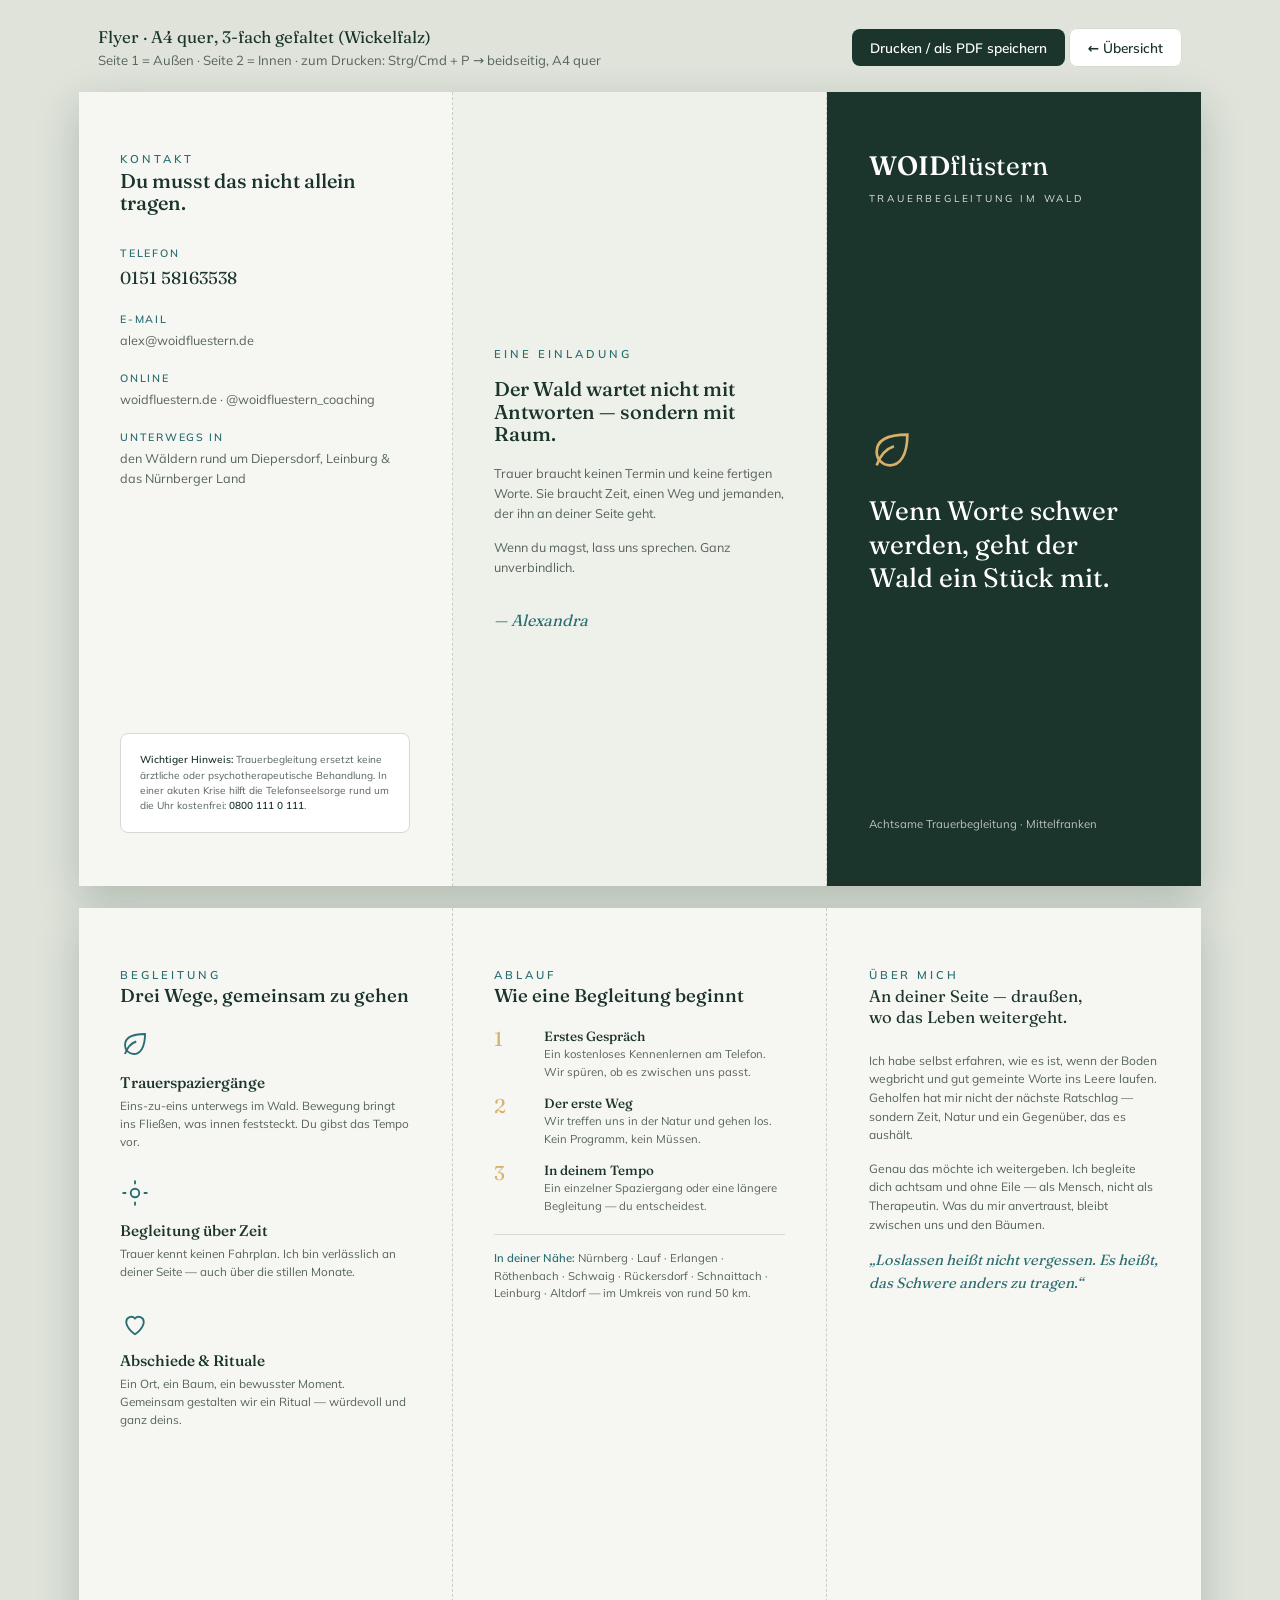
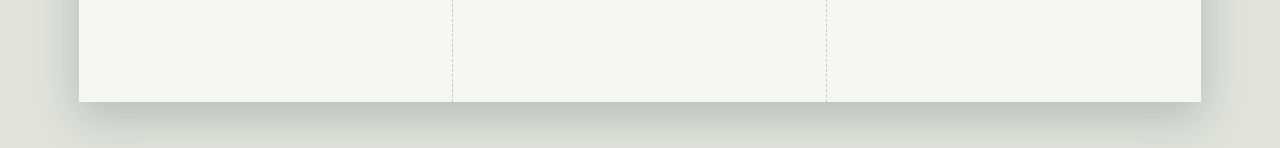
<file: flyer/index.html>
<!DOCTYPE html>
<html lang="de">
<head>
<meta charset="UTF-8">
<meta name="viewport" content="width=device-width, initial-scale=1">
<title>WOIDflüstern · Flyer A4 (gefaltet)</title>
<meta name="robots" content="noindex, nofollow">
<link rel="stylesheet" href="../assets/fonts/fonts.css">
<style>
  :root{
    --wald:#1c352c; --wald-2:#234234; --moos:#5a7d63; --petrol:#2b6e72; --petrol-hell:#4f9598;
    --licht:#d8b06a; --nebel:#eef0ea; --papier:#f6f7f3; --text:#20302a; --soft:#56635b; --linie:#d6dbd2;
    --ff-disp:'Fraunces',Georgia,serif; --ff-body:'Mulish',system-ui,sans-serif;
  }
  *{box-sizing:border-box;margin:0;padding:0}
  body{font-family:var(--ff-body);background:#dfe3da;color:var(--text);line-height:1.55;padding:24px 0}

  /* Bildschirm-Hinweis (wird beim Druck ausgeblendet) */
  .screenbar{max-width:1120px;margin:0 auto 22px;padding:0 18px;display:flex;gap:14px;flex-wrap:wrap;
     align-items:center;justify-content:space-between}
  .screenbar .t{font-family:var(--ff-disp);font-size:1.05rem;color:var(--wald)}
  .screenbar .t small{display:block;font-family:var(--ff-body);font-size:.82rem;color:var(--soft)}
  .screenbar a{font-size:.85rem;font-weight:700;text-decoration:none;padding:10px 18px;border-radius:8px;
     background:var(--wald);color:#fff}
  .screenbar a.ghost{background:#fff;color:var(--wald);border:1px solid var(--linie)}

  /* A4 quer = 297 x 210 mm, 3 Spalten Wickelfalz */
  .sheet{width:297mm;height:210mm;margin:0 auto 22px;background:#fff;display:flex;
     box-shadow:0 14px 40px rgba(28,53,44,.22)}
  .panel{width:99mm;height:210mm;padding:14mm 11mm;position:relative;overflow:hidden;
     border-right:1px dashed #c8cfc2}
  .panel:last-child{border-right:0}

  .eyebrow{font-size:8.5pt;letter-spacing:.26em;text-transform:uppercase;color:var(--petrol);font-weight:700}
  h1,h2,h3{font-family:var(--ff-disp);font-weight:500;line-height:1.12}

  /* ---- AUSSENSEITE ---- */
  /* Titelseite (rechtes Panel außen) */
  .cover{background:var(--wald);color:#fff;display:flex;flex-direction:column;justify-content:space-between}
  .cover .brand{font-family:var(--ff-disp);font-size:20pt}
  .cover .brand b{font-weight:600}
  .cover .brand span{display:block;font-family:var(--ff-body);font-size:7.5pt;letter-spacing:.28em;
     text-transform:uppercase;opacity:.85;margin-top:4px}
  .cover .claim{font-family:var(--ff-disp);font-size:20pt;font-weight:400;line-height:1.25;text-wrap:balance}
  .cover .leaf{width:46px;height:46px;color:var(--licht);margin-bottom:14px}
  .cover .foot{font-size:8.5pt;color:rgba(255,255,255,.7)}

  /* Rückseite (linkes Panel außen) = Kontakt */
  .back{background:var(--papier);display:flex;flex-direction:column;justify-content:space-between}
  .back h2{font-size:15pt;color:var(--wald);margin-bottom:8mm}
  .kontaktblock p{font-size:9.5pt;color:var(--soft);margin-bottom:5mm}
  .kontaktblock .lbl{font-size:8pt;letter-spacing:.16em;text-transform:uppercase;color:var(--petrol);
     font-weight:700;display:block;margin-bottom:1mm}
  .kontaktblock .big{font-family:var(--ff-disp);font-size:13pt;color:var(--wald)}
  .care{background:#fff;border:1px solid var(--linie);border-radius:8px;padding:5mm;font-size:7.6pt;
     color:var(--soft);line-height:1.5}
  .care b{color:var(--wald)}

  /* Mittleres Panel außen = Einladung */
  .invite{background:var(--nebel);display:flex;flex-direction:column;justify-content:center}
  .invite h2{font-size:15pt;color:var(--wald);margin:4mm 0 5mm}
  .invite p{font-size:9.5pt;color:var(--soft);margin-bottom:4mm}
  .invite .sig{font-family:var(--ff-disp);font-style:italic;font-size:12pt;color:var(--petrol);margin-top:4mm}

  /* ---- INNENSEITE ---- */
  .inner{background:var(--papier)}
  .inner h2{font-size:14pt;color:var(--wald);margin-bottom:6mm}
  .offer{margin-bottom:7mm}
  .offer .leaf{width:30px;height:30px;color:var(--petrol);margin-bottom:2mm}
  .offer h3{font-size:11.5pt;color:var(--wald);margin-bottom:1.5mm}
  .offer p{font-size:8.8pt;color:var(--soft)}
  .steps{counter-reset:s}
  .step{display:flex;gap:4mm;margin-bottom:4mm;align-items:flex-start}
  .step .n{font-family:var(--ff-disp);font-size:15pt;color:var(--licht);line-height:1;flex:0 0 auto;width:9mm}
  .step h3{font-size:10pt;color:var(--wald);margin-bottom:.5mm}
  .step p{font-size:8.5pt;color:var(--soft)}
  .inner .lead{font-family:var(--ff-disp);font-size:12.5pt;color:var(--wald);line-height:1.3;margin-bottom:6mm;text-wrap:balance}
  .region-line{margin-top:5mm;font-size:8.5pt;color:var(--soft);border-top:1px solid var(--linie);padding-top:4mm}
  .region-line b{color:var(--petrol)}

  @media print{
    body{background:#fff;padding:0}
    .screenbar{display:none}
    .sheet{box-shadow:none;margin:0;page-break-after:always}
    .panel{border-right:0}
    @page{size:A4 landscape;margin:0}
  }
</style>
</head>
<body>

<div class="screenbar">
  <div class="t">Flyer · A4 quer, 3-fach gefaltet (Wickelfalz)
    <small>Seite 1 = Außen · Seite 2 = Innen · zum Drucken: Strg/Cmd + P → beidseitig, A4 quer</small>
  </div>
  <div>
    <a href="javascript:window.print()">Drucken / als PDF speichern</a>
    <a class="ghost" href="../hub/index.html">← Übersicht</a>
  </div>
</div>

<!-- ============ AUSSENSEITE ============ -->
<div class="sheet">
  <!-- Linkes Panel = Rückseite (Kontakt) -->
  <div class="panel back">
    <div>
      <span class="eyebrow">Kontakt</span>
      <h2>Du musst das nicht allein tragen.</h2>
      <div class="kontaktblock">
        <p><span class="lbl">Telefon</span><span class="big">0151 58163538</span></p>
        <p><span class="lbl">E-Mail</span>alex@woidfluestern.de</p>
        <p><span class="lbl">Online</span>woidfluestern.de · @woidfluestern_coaching</p>
        <p><span class="lbl">Unterwegs in</span>den Wäldern rund um Diepersdorf, Leinburg &amp; das Nürnberger Land</p>
      </div>
    </div>
    <div class="care">
      <b>Wichtiger Hinweis:</b> Trauerbegleitung ersetzt keine ärztliche oder psychotherapeutische Behandlung. In einer akuten Krise hilft die Telefonseelsorge rund um die Uhr kostenfrei: <b>0800 111 0 111</b>.
    </div>
  </div>

  <!-- Mittleres Panel = Einladung -->
  <div class="panel invite">
    <span class="eyebrow">Eine Einladung</span>
    <h2>Der Wald wartet nicht mit Antworten — sondern mit Raum.</h2>
    <p>Trauer braucht keinen Termin und keine fertigen Worte. Sie braucht Zeit, einen Weg und jemanden, der ihn an deiner Seite geht.</p>
    <p>Wenn du magst, lass uns sprechen. Ganz unverbindlich.</p>
    <div class="sig">— Alexandra</div>
  </div>

  <!-- Rechtes Panel = Titelseite -->
  <div class="panel cover">
    <div>
      <div class="brand"><b>WOID</b>flüstern<span>Trauerbegleitung im Wald</span></div>
    </div>
    <div>
      <svg class="leaf" viewBox="0 0 24 24" fill="none" stroke="currentColor" stroke-width="1.4"><path d="M11 20A7 7 0 0 1 4 13c0-5 4-9 16-9 0 11-4 16-9 16Z"/><path d="M4 20c2-6 6-9 9-10"/></svg>
      <div class="claim">Wenn Worte schwer werden, geht der Wald ein Stück mit.</div>
    </div>
    <div class="foot">Achtsame Trauerbegleitung · Mittelfranken</div>
  </div>
</div>

<!-- ============ INNENSEITE ============ -->
<div class="sheet">
  <!-- Innen links -->
  <div class="panel inner">
    <span class="eyebrow">Begleitung</span>
    <h2>Drei Wege, gemeinsam zu gehen</h2>
    <div class="offer">
      <svg class="leaf" viewBox="0 0 24 24" fill="none" stroke="currentColor" stroke-width="1.5"><path d="M11 20A7 7 0 0 1 4 13c0-5 4-9 16-9 0 11-4 16-9 16Z"/><path d="M4 20c2-6 6-9 9-10"/></svg>
      <h3>Trauerspaziergänge</h3>
      <p>Eins-zu-eins unterwegs im Wald. Bewegung bringt ins Fließen, was innen feststeckt. Du gibst das Tempo vor.</p>
    </div>
    <div class="offer">
      <svg class="leaf" viewBox="0 0 24 24" fill="none" stroke="currentColor" stroke-width="1.5"><circle cx="12" cy="12" r="3.4"/><path d="M12 2v3M12 19v3M2 12h3M19 12h3"/></svg>
      <h3>Begleitung über Zeit</h3>
      <p>Trauer kennt keinen Fahrplan. Ich bin verlässlich an deiner Seite — auch über die stillen Monate.</p>
    </div>
    <div class="offer">
      <svg class="leaf" viewBox="0 0 24 24" fill="none" stroke="currentColor" stroke-width="1.5"><path d="M12 21s-7-4.6-7-10a4 4 0 0 1 7-2.6A4 4 0 0 1 19 11c0 5.4-7 10-7 10Z"/></svg>
      <h3>Abschiede &amp; Rituale</h3>
      <p>Ein Ort, ein Baum, ein bewusster Moment. Gemeinsam gestalten wir ein Ritual — würdevoll und ganz deins.</p>
    </div>
  </div>

  <!-- Innen mitte -->
  <div class="panel inner">
    <span class="eyebrow">Ablauf</span>
    <h2>Wie eine Begleitung beginnt</h2>
    <div class="steps">
      <div class="step"><div class="n">1</div><div><h3>Erstes Gespräch</h3><p>Ein kostenloses Kennenlernen am Telefon. Wir spüren, ob es zwischen uns passt.</p></div></div>
      <div class="step"><div class="n">2</div><div><h3>Der erste Weg</h3><p>Wir treffen uns in der Natur und gehen los. Kein Programm, kein Müssen.</p></div></div>
      <div class="step"><div class="n">3</div><div><h3>In deinem Tempo</h3><p>Ein einzelner Spaziergang oder eine längere Begleitung — du entscheidest.</p></div></div>
    </div>
    <div class="region-line">
      <b>In deiner Nähe:</b> Nürnberg · Lauf · Erlangen · Röthenbach · Schwaig · Rückersdorf · Schnaittach · Leinburg · Altdorf — im Umkreis von rund 50&nbsp;km.
    </div>
  </div>

  <!-- Innen rechts -->
  <div class="panel inner">
    <span class="eyebrow">Über mich</span>
    <p class="lead">An deiner Seite — draußen, wo das Leben weitergeht.</p>
    <p style="font-size:9pt;color:var(--soft);margin-bottom:4mm">Ich habe selbst erfahren, wie es ist, wenn der Boden wegbricht und gut gemeinte Worte ins Leere laufen. Geholfen hat mir nicht der nächste Ratschlag — sondern Zeit, Natur und ein Gegenüber, das es aushält.</p>
    <p style="font-size:9pt;color:var(--soft);margin-bottom:4mm">Genau das möchte ich weitergeben. Ich begleite dich achtsam und ohne Eile — als Mensch, nicht als Therapeutin. Was du mir anvertraust, bleibt zwischen uns und den Bäumen.</p>
    <p style="font-family:var(--ff-disp);font-style:italic;font-size:11pt;color:var(--petrol)">„Loslassen heißt nicht vergessen. Es heißt, das Schwere anders zu tragen.“</p>
  </div>
</div>

</body>
</html>
</file>
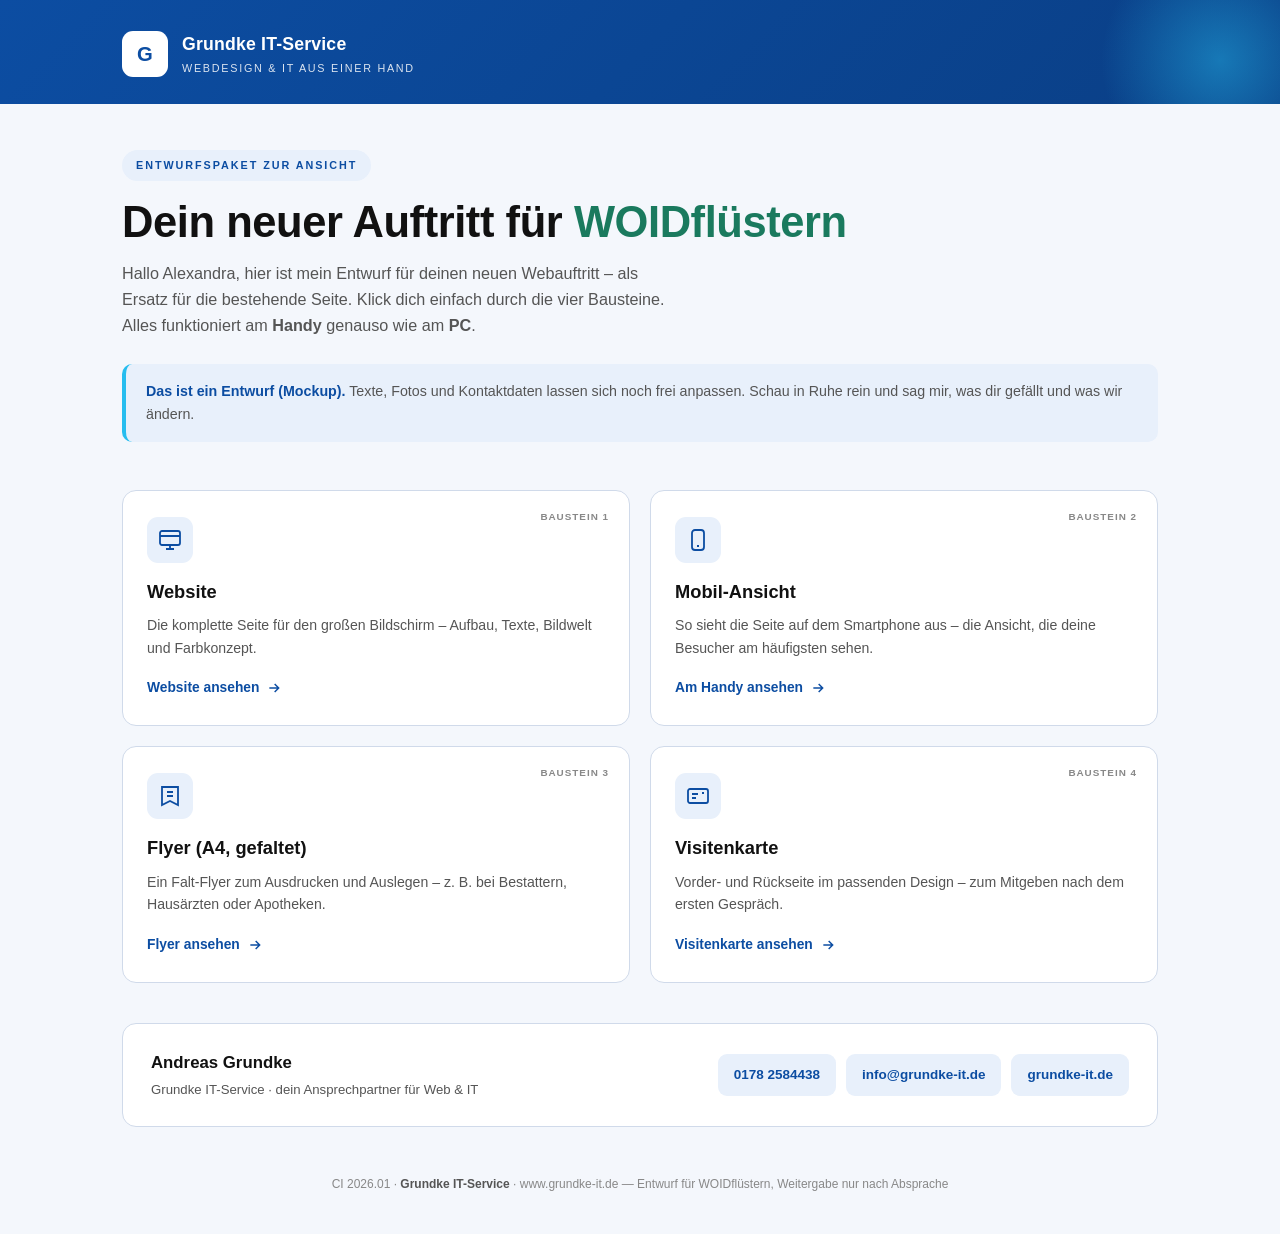
<file: hub/index.html>
<!DOCTYPE html>
<html lang="de">
<head>
<meta charset="UTF-8">
<meta name="viewport" content="width=device-width, initial-scale=1">
<title>WOIDflüstern · Entwurfspaket · Grundke IT-Service</title>
<meta name="description" content="Präsentations-Hub: Website-, Mobil-, Flyer- und Visitenkarten-Entwurf für WOIDflüstern. Erstellt von Grundke IT-Service.">
<meta name="robots" content="noindex, nofollow">
<meta name="theme-color" content="#0c4da2">

<!-- Open Graph: hübsche WhatsApp-Vorschau -->
<meta property="og:type" content="website">
<meta property="og:title" content="Dein Website-Entwurf · WOIDflüstern">
<meta property="og:description" content="Schau dir den Entwurf für Website, Flyer & Visitenkarte an – am Handy oder am PC.">
<meta property="og:locale" content="de_DE">

<style>
  /* ===== Grundke IT-Service · CI 2026.01 · Web-Profil (Light) ===== */
  :root{
    --accent:#0c4da2; --accent-cyan:#26bdef;
    --text:#111111; --text-2:#555555; --muted:#888888;
    --border:#d0daea; --bg:#f4f7fc; --card:#ffffff; --accent-bg:#e8f0fb;
    --success:#1a7a5e;
    --ff-ui:'Manrope','Segoe UI',Arial,sans-serif;
    --ff-disp:'Syne',var(--ff-ui);
  }
  *{box-sizing:border-box;margin:0;padding:0}
  html{font-size:15px}
  body{font-family:var(--ff-ui);background:var(--bg);color:var(--text);line-height:1.6;
       -webkit-font-smoothing:antialiased;min-height:100vh}
  a{color:inherit;text-decoration:none}
  .wrap{max-width:1080px;margin:0 auto;padding:0 22px}

  /* Kopf */
  header.top{background:linear-gradient(135deg,var(--accent) 0%,#0a3f86 100%);color:#fff;
     padding:30px 0 26px;position:relative;overflow:hidden}
  header.top::after{content:"";position:absolute;right:-60px;top:-60px;width:240px;height:240px;
     border-radius:50%;background:radial-gradient(circle,rgba(38,189,239,.45),transparent 70%)}
  .brandrow{display:flex;align-items:center;gap:14px;position:relative;z-index:2}
  .logo{width:46px;height:46px;border-radius:11px;background:#fff;display:flex;align-items:center;
     justify-content:center;font-family:var(--ff-disp);font-weight:800;color:var(--accent);font-size:1.35rem;flex:0 0 auto}
  .brandrow .co{font-family:var(--ff-disp);font-weight:700;font-size:1.18rem;letter-spacing:.01em}
  .brandrow .co small{display:block;font-family:var(--ff-ui);font-weight:500;font-size:.72rem;
     opacity:.85;letter-spacing:.16em;text-transform:uppercase;margin-top:2px}

  .hero{padding:46px 0 8px}
  .hero .kicker{display:inline-block;background:var(--accent-bg);color:var(--accent);font-weight:700;
     font-size:.72rem;letter-spacing:.18em;text-transform:uppercase;padding:7px 14px;border-radius:30px}
  .hero h1{font-family:var(--ff-disp);font-weight:800;font-size:clamp(1.8rem,4.4vw,2.9rem);
     line-height:1.1;margin:18px 0 14px;letter-spacing:-.01em}
  .hero h1 .green{color:var(--success)}
  .hero p.lead{color:var(--text-2);font-size:1.08rem;max-width:62ch}

  .note{background:var(--accent-bg);border-left:4px solid var(--accent-cyan);border-radius:10px;
     padding:16px 20px;margin:26px 0 4px;color:var(--text-2);font-size:.95rem}
  .note b{color:var(--accent)}

  /* Kacheln */
  .grid{display:grid;grid-template-columns:repeat(2,1fr);gap:20px;padding:36px 0 10px}
  .tile{background:var(--card);border:1px solid var(--border);border-radius:14px;padding:26px 24px;
     display:flex;flex-direction:column;gap:8px;transition:transform .2s,box-shadow .25s,border-color .2s;position:relative}
  .tile:hover{transform:translateY(-4px);box-shadow:0 16px 38px rgba(12,77,162,.13);border-color:var(--accent-cyan)}
  .tile .ic{width:46px;height:46px;border-radius:11px;background:var(--accent-bg);color:var(--accent);
     display:flex;align-items:center;justify-content:center;margin-bottom:6px}
  .tile h3{font-family:var(--ff-disp);font-weight:700;font-size:1.22rem;display:flex;align-items:center;gap:9px}
  .tile p{color:var(--text-2);font-size:.94rem}
  .tile .go{margin-top:10px;color:var(--accent);font-weight:700;font-size:.92rem;display:inline-flex;align-items:center;gap:7px}
  .tile .go svg{transition:transform .2s}
  .tile:hover .go svg{transform:translateX(4px)}
  .tile .badge{position:absolute;top:18px;right:20px;font-size:.66rem;font-weight:700;letter-spacing:.1em;
     text-transform:uppercase;color:var(--muted)}

  /* Kontakt / Footer */
  .maker{background:var(--card);border:1px solid var(--border);border-radius:14px;padding:26px 28px;
     margin:30px 0;display:flex;flex-wrap:wrap;gap:22px;justify-content:space-between;align-items:center}
  .maker .who{font-family:var(--ff-disp);font-weight:700;font-size:1.12rem}
  .maker .who small{display:block;font-family:var(--ff-ui);font-weight:500;color:var(--text-2);font-size:.88rem;margin-top:2px}
  .maker .contact{display:flex;flex-wrap:wrap;gap:10px}
  .maker .contact a{background:var(--accent-bg);color:var(--accent);font-weight:600;font-size:.9rem;
     padding:10px 16px;border-radius:9px;transition:background .2s}
  .maker .contact a:hover{background:#dbe8fa}

  footer.foot{text-align:center;color:var(--muted);font-size:.8rem;padding:18px 0 40px}
  footer.foot b{color:var(--text-2)}

  @media(max-width:720px){
    .grid{grid-template-columns:1fr}
    .maker{flex-direction:column;align-items:flex-start}
  }
</style>
</head>
<body>

<header class="top">
  <div class="wrap">
    <div class="brandrow">
      <div class="logo">G</div>
      <div class="co">Grundke IT-Service<small>Webdesign &amp; IT aus einer Hand</small></div>
    </div>
  </div>
</header>

<main class="wrap">
  <section class="hero">
    <span class="kicker">Entwurfspaket zur Ansicht</span>
    <h1>Dein neuer Auftritt für <span class="green">WOIDflüstern</span></h1>
    <p class="lead">Hallo Alexandra, hier ist mein Entwurf für deinen neuen Webauftritt – als Ersatz für die bestehende Seite. Klick dich einfach durch die vier Bausteine. Alles funktioniert am <b>Handy</b> genauso wie am <b>PC</b>.</p>
    <div class="note">
      <b>Das ist ein Entwurf (Mockup).</b> Texte, Fotos und Kontaktdaten lassen sich noch frei anpassen. Schau in Ruhe rein und sag mir, was dir gefällt und was wir ändern.
    </div>
  </section>

  <section class="grid">
    <!-- Website -->
    <a class="tile" href="../index.html">
      <span class="badge">Baustein 1</span>
      <span class="ic"><svg width="24" height="24" viewBox="0 0 24 24" fill="none" stroke="currentColor" stroke-width="1.8"><rect x="2" y="3" width="20" height="14" rx="2"/><path d="M2 8h20M8 21h8M12 17v4"/></svg></span>
      <h3>Website</h3>
      <p>Die komplette Seite für den großen Bildschirm – Aufbau, Texte, Bildwelt und Farbkonzept.</p>
      <span class="go">Website ansehen <svg width="16" height="16" viewBox="0 0 24 24" fill="none" stroke="currentColor" stroke-width="2.2"><path d="M5 12h14M13 6l6 6-6 6"/></svg></span>
    </a>

    <!-- Mobil -->
    <a class="tile" href="../mobile/index.html">
      <span class="badge">Baustein 2</span>
      <span class="ic"><svg width="24" height="24" viewBox="0 0 24 24" fill="none" stroke="currentColor" stroke-width="1.8"><rect x="6" y="2" width="12" height="20" rx="3"/><path d="M11 18h2"/></svg></span>
      <h3>Mobil-Ansicht</h3>
      <p>So sieht die Seite auf dem Smartphone aus – die Ansicht, die deine Besucher am häufigsten sehen.</p>
      <span class="go">Am Handy ansehen <svg width="16" height="16" viewBox="0 0 24 24" fill="none" stroke="currentColor" stroke-width="2.2"><path d="M5 12h14M13 6l6 6-6 6"/></svg></span>
    </a>

    <!-- Flyer -->
    <a class="tile" href="../flyer/index.html">
      <span class="badge">Baustein 3</span>
      <span class="ic"><svg width="24" height="24" viewBox="0 0 24 24" fill="none" stroke="currentColor" stroke-width="1.8"><path d="M4 3h16v18l-8-4-8 4z"/><path d="M9 8h6M9 12h6"/></svg></span>
      <h3>Flyer (A4, gefaltet)</h3>
      <p>Ein Falt-Flyer zum Ausdrucken und Auslegen – z. B. bei Bestattern, Hausärzten oder Apotheken.</p>
      <span class="go">Flyer ansehen <svg width="16" height="16" viewBox="0 0 24 24" fill="none" stroke="currentColor" stroke-width="2.2"><path d="M5 12h14M13 6l6 6-6 6"/></svg></span>
    </a>

    <!-- Visitenkarte -->
    <a class="tile" href="../visitenkarte/index.html">
      <span class="badge">Baustein 4</span>
      <span class="ic"><svg width="24" height="24" viewBox="0 0 24 24" fill="none" stroke="currentColor" stroke-width="1.8"><rect x="2" y="5" width="20" height="14" rx="2"/><path d="M6 10h6M6 14h4M16 9h2"/></svg></span>
      <h3>Visitenkarte</h3>
      <p>Vorder- und Rückseite im passenden Design – zum Mitgeben nach dem ersten Gespräch.</p>
      <span class="go">Visitenkarte ansehen <svg width="16" height="16" viewBox="0 0 24 24" fill="none" stroke="currentColor" stroke-width="2.2"><path d="M5 12h14M13 6l6 6-6 6"/></svg></span>
    </a>
  </section>

  <section class="maker">
    <div class="who">Andreas Grundke
      <small>Grundke IT-Service · dein Ansprechpartner für Web &amp; IT</small>
    </div>
    <div class="contact">
      <a href="tel:+4917825844380">0178 2584438</a>
      <a href="mailto:info@grundke-it.de">info@grundke-it.de</a>
      <a href="https://grundke-it.de" target="_blank" rel="noopener">grundke-it.de</a>
    </div>
  </section>
</main>

<footer class="foot">
  CI 2026.01 · <b>Grundke IT-Service</b> · www.grundke-it.de — Entwurf für WOIDflüstern, Weitergabe nur nach Absprache
</footer>

</body>
</html>
</file>
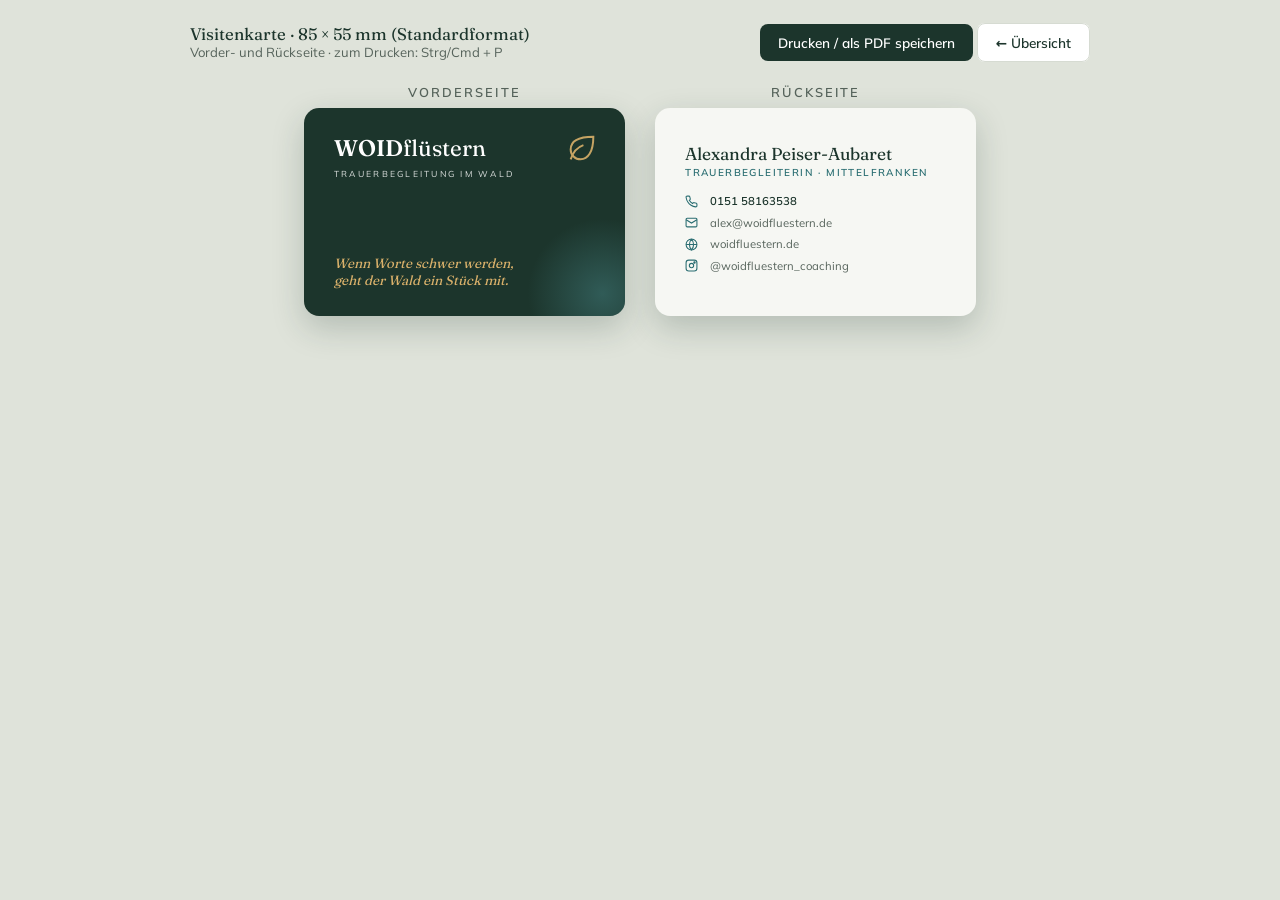
<file: visitenkarte/index.html>
<!DOCTYPE html>
<html lang="de">
<head>
<meta charset="UTF-8">
<meta name="viewport" content="width=device-width, initial-scale=1">
<title>WOIDflüstern · Visitenkarte</title>
<meta name="robots" content="noindex, nofollow">
<link rel="stylesheet" href="../assets/fonts/fonts.css">
<style>
  :root{
    --wald:#1c352c; --moos:#5a7d63; --petrol:#2b6e72; --petrol-hell:#4f9598;
    --licht:#d8b06a; --nebel:#eef0ea; --papier:#f6f7f3; --text:#20302a; --soft:#56635b; --linie:#d6dbd2;
    --ff-disp:'Fraunces',Georgia,serif; --ff-body:'Mulish',system-ui,sans-serif;
  }
  *{box-sizing:border-box;margin:0;padding:0}
  body{font-family:var(--ff-body);background:#dfe3da;color:var(--text);padding:24px 16px 50px}

  .screenbar{max-width:900px;margin:0 auto 24px;display:flex;gap:14px;flex-wrap:wrap;
     align-items:center;justify-content:space-between}
  .screenbar .t{font-family:var(--ff-disp);font-size:1.05rem;color:var(--wald)}
  .screenbar .t small{display:block;font-family:var(--ff-body);font-size:.82rem;color:var(--soft)}
  .screenbar a{font-size:.85rem;font-weight:700;text-decoration:none;padding:10px 18px;border-radius:8px;
     background:var(--wald);color:#fff}
  .screenbar a.ghost{background:#fff;color:var(--wald);border:1px solid var(--linie)}

  .cards{display:flex;gap:30px;flex-wrap:wrap;justify-content:center}
  .label{text-align:center;font-size:.8rem;letter-spacing:.16em;text-transform:uppercase;color:var(--soft);
     font-weight:700;margin-bottom:8px}

  /* 85 x 55 mm Standard-Visitenkarte */
  .card{width:85mm;height:55mm;border-radius:4mm;overflow:hidden;position:relative;
     box-shadow:0 12px 32px rgba(28,53,44,.22);background:#fff}

  /* Vorderseite */
  .front{background:var(--wald);color:#fff;padding:7mm 8mm;display:flex;flex-direction:column;justify-content:space-between}
  .front::after{content:"";position:absolute;right:-14mm;bottom:-14mm;width:40mm;height:40mm;border-radius:50%;
     background:radial-gradient(circle,rgba(79,149,152,.4),transparent 70%)}
  .front .brand{font-family:var(--ff-disp);font-size:17pt;position:relative;z-index:2}
  .front .brand b{font-weight:600}
  .front .brand span{display:block;font-family:var(--ff-body);font-size:6.5pt;letter-spacing:.26em;
     text-transform:uppercase;opacity:.85;margin-top:1.5mm}
  .front .claim{font-family:var(--ff-disp);font-style:italic;font-size:10pt;color:var(--licht);
     position:relative;z-index:2;line-height:1.3;max-width:52mm}
  .front .leaf{width:34px;height:34px;color:var(--licht);position:absolute;top:6mm;right:7mm;opacity:.9;z-index:2}

  /* Rückseite */
  .back{background:var(--papier);padding:7mm 8mm;display:flex;flex-direction:column;justify-content:center}
  .back .name{font-family:var(--ff-disp);font-size:13pt;color:var(--wald);margin-bottom:.5mm}
  .back .role{font-size:7.5pt;letter-spacing:.14em;text-transform:uppercase;color:var(--petrol);
     font-weight:700;margin-bottom:4mm}
  .back .line{display:flex;align-items:center;gap:3mm;font-size:8.5pt;color:var(--soft);margin-bottom:2mm}
  .back .line svg{width:13px;height:13px;color:var(--petrol);flex:0 0 auto}
  .back .line b{color:var(--wald);font-weight:600}

  @media print{
    body{background:#fff;padding:0}
    .screenbar,.label{display:none}
    .cards{gap:8mm;justify-content:flex-start;padding:10mm}
    .card{box-shadow:none;border:.2mm solid #d0d0d0}
    @page{size:A4;margin:12mm}
  }
</style>
</head>
<body>

<div class="screenbar">
  <div class="t">Visitenkarte · 85 × 55 mm (Standardformat)
    <small>Vorder- und Rückseite · zum Drucken: Strg/Cmd + P</small>
  </div>
  <div>
    <a href="javascript:window.print()">Drucken / als PDF speichern</a>
    <a class="ghost" href="../hub/index.html">← Übersicht</a>
  </div>
</div>

<div class="cards">
  <div>
    <div class="label">Vorderseite</div>
    <div class="card front">
      <svg class="leaf" viewBox="0 0 24 24" fill="none" stroke="currentColor" stroke-width="1.4"><path d="M11 20A7 7 0 0 1 4 13c0-5 4-9 16-9 0 11-4 16-9 16Z"/><path d="M4 20c2-6 6-9 9-10"/></svg>
      <div class="brand"><b>WOID</b>flüstern<span>Trauerbegleitung im Wald</span></div>
      <div class="claim">Wenn Worte schwer werden, geht der Wald ein Stück mit.</div>
    </div>
  </div>

  <div>
    <div class="label">Rückseite</div>
    <div class="card back">
      <div class="name">Alexandra Peiser-Aubaret</div>
      <div class="role">Trauerbegleiterin · Mittelfranken</div>
      <div class="line"><svg viewBox="0 0 24 24" fill="none" stroke="currentColor" stroke-width="2"><path d="M22 16.9v3a2 2 0 0 1-2.2 2 19.8 19.8 0 0 1-8.6-3 19.5 19.5 0 0 1-6-6A19.8 19.8 0 0 1 2 4.2 2 2 0 0 1 4 2h3a2 2 0 0 1 2 1.7c.1 1 .4 2 .7 2.9a2 2 0 0 1-.5 2.1L8 9.8a16 16 0 0 0 6 6l1.1-1.1a2 2 0 0 1 2.1-.5c.9.3 1.9.6 2.9.7A2 2 0 0 1 22 16.9Z"/></svg><b>0151 58163538</b></div>
      <div class="line"><svg viewBox="0 0 24 24" fill="none" stroke="currentColor" stroke-width="2"><rect x="2" y="4" width="20" height="16" rx="2"/><path d="m2 7 10 6 10-6"/></svg>alex@woidfluestern.de</div>
      <div class="line"><svg viewBox="0 0 24 24" fill="none" stroke="currentColor" stroke-width="2"><circle cx="12" cy="12" r="10"/><path d="M2 12h20M12 2a15 15 0 0 1 0 20 15 15 0 0 1 0-20"/></svg>woidfluestern.de</div>
      <div class="line"><svg viewBox="0 0 24 24" fill="none" stroke="currentColor" stroke-width="2"><rect x="2" y="2" width="20" height="20" rx="5"/><circle cx="12" cy="12" r="4"/><circle cx="17.5" cy="6.5" r="1.2" fill="currentColor"/></svg>@woidfluestern_coaching</div>
    </div>
  </div>
</div>

</body>
</html>
</file>
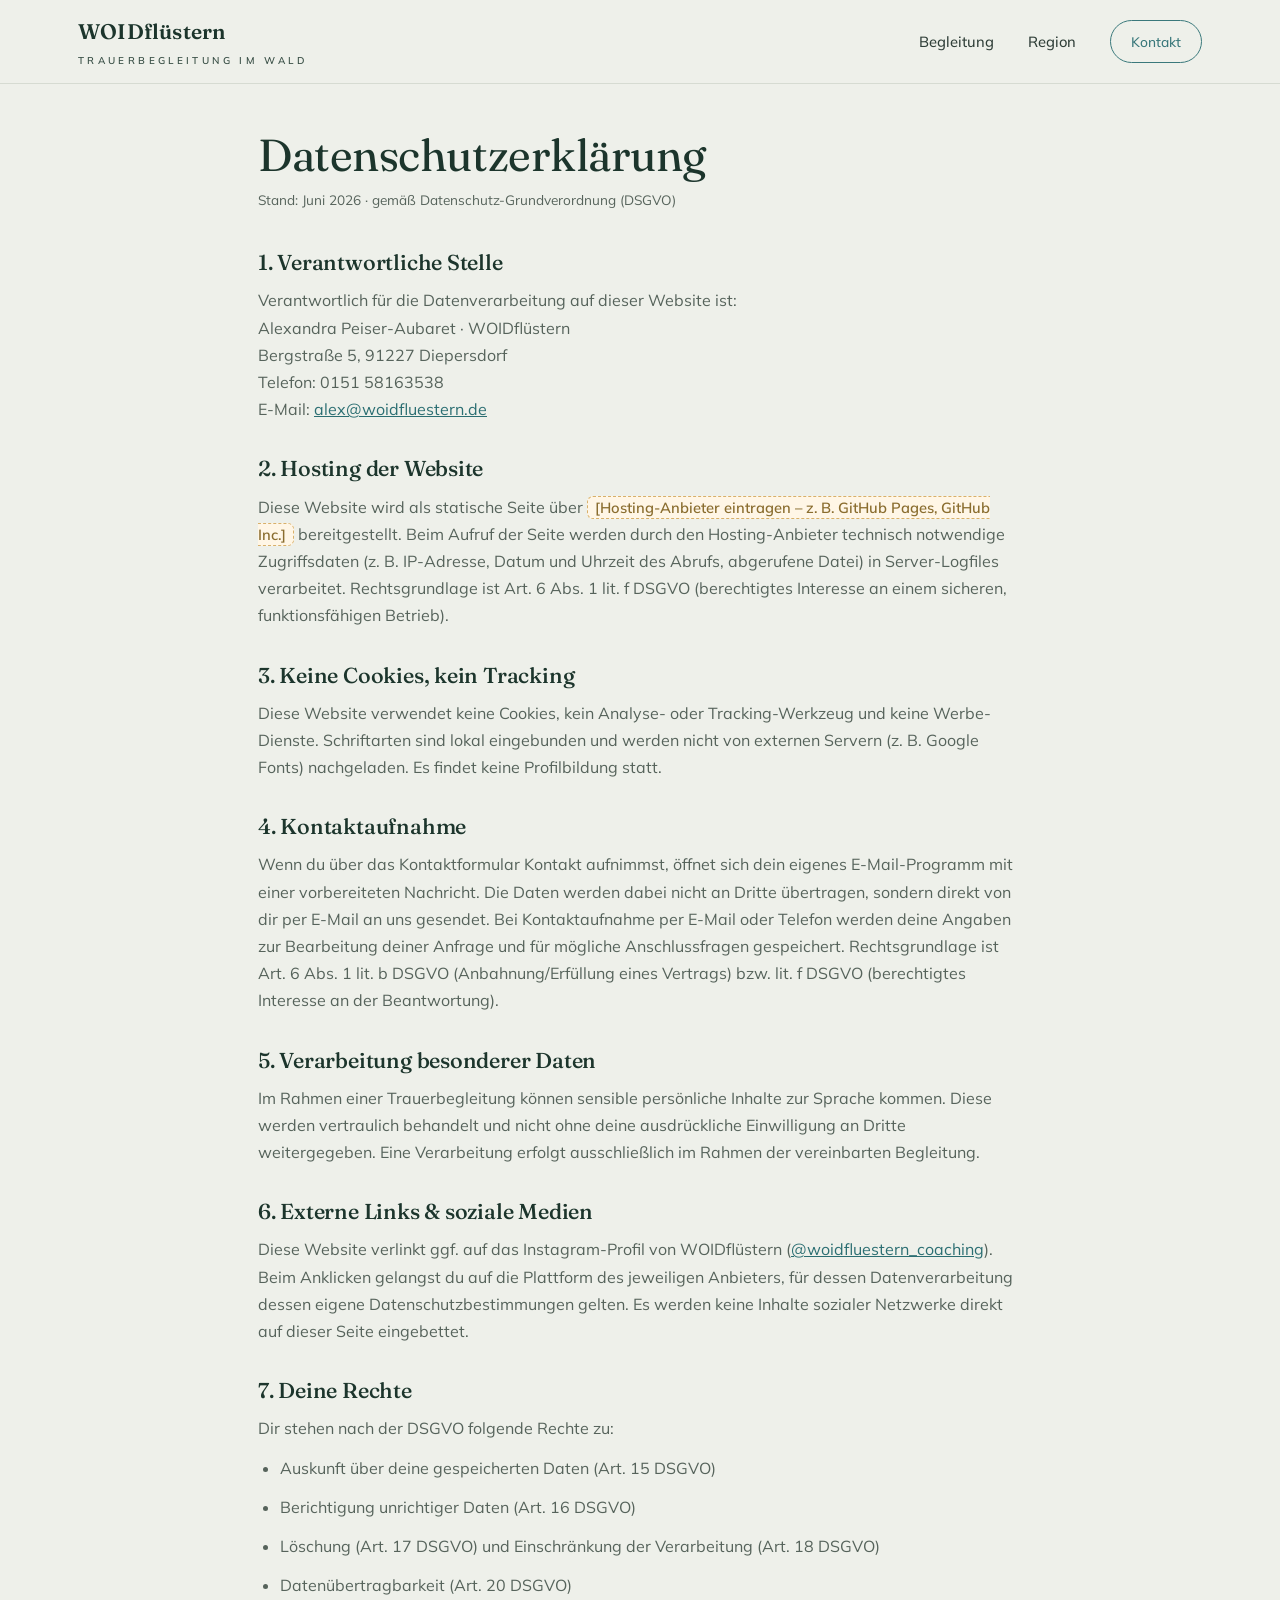
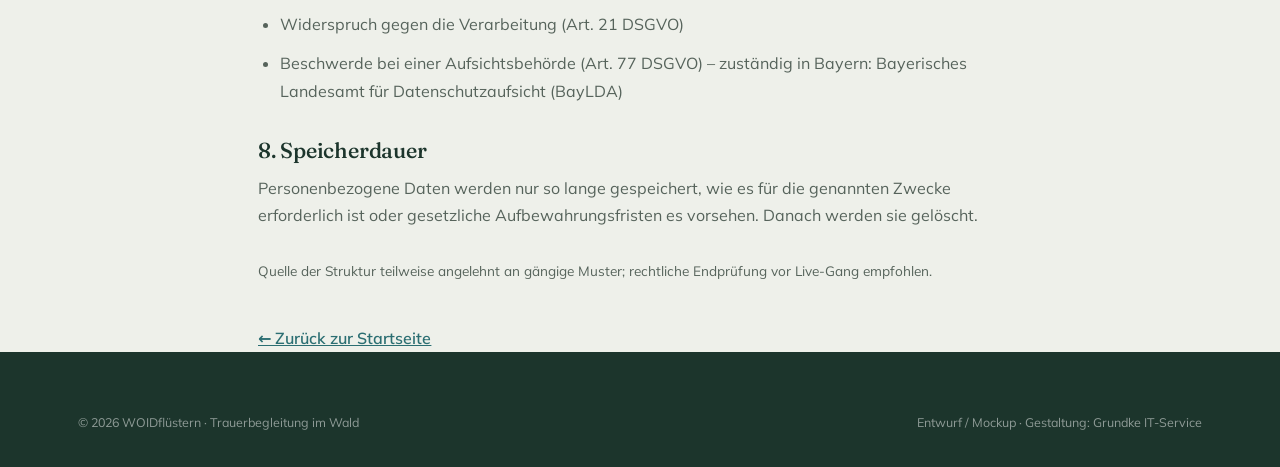
<file: datenschutz.html>
<!DOCTYPE html>
<html lang="de">
<head>
<meta charset="UTF-8">
<meta name="viewport" content="width=device-width, initial-scale=1">
<title>Datenschutzerklärung · WOIDflüstern</title>
<meta name="description" content="Datenschutzerklärung von WOIDflüstern – Trauerbegleitung im Wald.">
<meta name="robots" content="index, follow">
<meta name="theme-color" content="#1c352c">
<link rel="icon" href="assets/img/favicon.svg" type="image/svg+xml">
<link rel="stylesheet" href="assets/fonts/fonts.css">
<link rel="stylesheet" href="css/style.css">
</head>
<body>

<header class="nav solid" id="nav">
  <div class="wrap nav-in">
    <a href="index.html#top" class="brand"><b>WOID</b>flüstern<span class="sub">Trauerbegleitung im Wald</span></a>
    <nav class="nav-links">
      <a href="index.html#angebot">Begleitung</a>
      <a href="index.html#region">Region</a>
      <a href="index.html#kontakt" class="nav-cta">Kontakt</a>
    </nav>
  </div>
</header>

<main class="legal">
  <div class="wrap">
    <h1>Datenschutzerklärung</h1>
    <p class="updated">Stand: Juni 2026 · gemäß Datenschutz-Grundverordnung (DSGVO)</p>

    <h2>1. Verantwortliche Stelle</h2>
    <p>
      Verantwortlich für die Datenverarbeitung auf dieser Website ist:<br>
      Alexandra Peiser-Aubaret · WOIDflüstern<br>
      Bergstraße 5, 91227 Diepersdorf<br>
      Telefon: 0151&nbsp;58163538<br>
      E-Mail: <a href="mailto:alex@woidfluestern.de">alex@woidfluestern.de</a>
    </p>

    <h2>2. Hosting der Website</h2>
    <p>
      Diese Website wird als statische Seite über <span class="ph">[Hosting-Anbieter eintragen – z. B. GitHub Pages, GitHub Inc.]</span>
      bereitgestellt. Beim Aufruf der Seite werden durch den Hosting-Anbieter technisch notwendige Zugriffsdaten
      (z. B. IP-Adresse, Datum und Uhrzeit des Abrufs, abgerufene Datei) in Server-Logfiles verarbeitet. Rechtsgrundlage
      ist Art. 6 Abs. 1 lit. f DSGVO (berechtigtes Interesse an einem sicheren, funktionsfähigen Betrieb).
    </p>

    <h2>3. Keine Cookies, kein Tracking</h2>
    <p>
      Diese Website verwendet keine Cookies, kein Analyse- oder Tracking-Werkzeug und keine Werbe-Dienste.
      Schriftarten sind lokal eingebunden und werden nicht von externen Servern (z. B. Google Fonts) nachgeladen.
      Es findet keine Profilbildung statt.
    </p>

    <h2>4. Kontaktaufnahme</h2>
    <p>
      Wenn du über das Kontaktformular Kontakt aufnimmst, öffnet sich dein eigenes E-Mail-Programm mit einer
      vorbereiteten Nachricht. Die Daten werden dabei nicht an Dritte übertragen, sondern direkt von dir per
      E-Mail an uns gesendet. Bei Kontaktaufnahme per E-Mail oder Telefon werden deine Angaben zur Bearbeitung
      deiner Anfrage und für mögliche Anschlussfragen gespeichert. Rechtsgrundlage ist Art. 6 Abs. 1 lit. b DSGVO
      (Anbahnung/Erfüllung eines Vertrags) bzw. lit. f DSGVO (berechtigtes Interesse an der Beantwortung).
    </p>

    <h2>5. Verarbeitung besonderer Daten</h2>
    <p>
      Im Rahmen einer Trauerbegleitung können sensible persönliche Inhalte zur Sprache kommen. Diese werden
      vertraulich behandelt und nicht ohne deine ausdrückliche Einwilligung an Dritte weitergegeben. Eine
      Verarbeitung erfolgt ausschließlich im Rahmen der vereinbarten Begleitung.
    </p>

    <h2>6. Externe Links &amp; soziale Medien</h2>
    <p>
      Diese Website verlinkt ggf. auf das Instagram-Profil von WOIDflüstern
      (<a href="https://www.instagram.com/woidfluestern_coaching/" target="_blank" rel="noopener">@woidfluestern_coaching</a>).
      Beim Anklicken gelangst du auf die Plattform des jeweiligen Anbieters, für dessen Datenverarbeitung dessen
      eigene Datenschutzbestimmungen gelten. Es werden keine Inhalte sozialer Netzwerke direkt auf dieser Seite
      eingebettet.
    </p>

    <h2>7. Deine Rechte</h2>
    <p>Dir stehen nach der DSGVO folgende Rechte zu:</p>
    <ul>
      <li>Auskunft über deine gespeicherten Daten (Art. 15 DSGVO)</li>
      <li>Berichtigung unrichtiger Daten (Art. 16 DSGVO)</li>
      <li>Löschung (Art. 17 DSGVO) und Einschränkung der Verarbeitung (Art. 18 DSGVO)</li>
      <li>Datenübertragbarkeit (Art. 20 DSGVO)</li>
      <li>Widerspruch gegen die Verarbeitung (Art. 21 DSGVO)</li>
      <li>Beschwerde bei einer Aufsichtsbehörde (Art. 77 DSGVO) – zuständig in Bayern: Bayerisches Landesamt für Datenschutzaufsicht (BayLDA)</li>
    </ul>

    <h2>8. Speicherdauer</h2>
    <p>
      Personenbezogene Daten werden nur so lange gespeichert, wie es für die genannten Zwecke erforderlich ist
      oder gesetzliche Aufbewahrungsfristen es vorsehen. Danach werden sie gelöscht.
    </p>

    <p style="margin-top:30px;font-size:.85rem">Quelle der Struktur teilweise angelehnt an gängige Muster; rechtliche Endprüfung vor Live-Gang empfohlen.</p>

    <a class="back" href="index.html">← Zurück zur Startseite</a>
  </div>
</main>

<footer>
  <div class="wrap">
    <div class="f-bottom" style="border:0">
      <span>© 2026 WOIDflüstern · Trauerbegleitung im Wald</span>
      <span>Entwurf / Mockup · Gestaltung: Grundke IT-Service</span>
    </div>
  </div>
</footer>

</body>
</html>
</file>
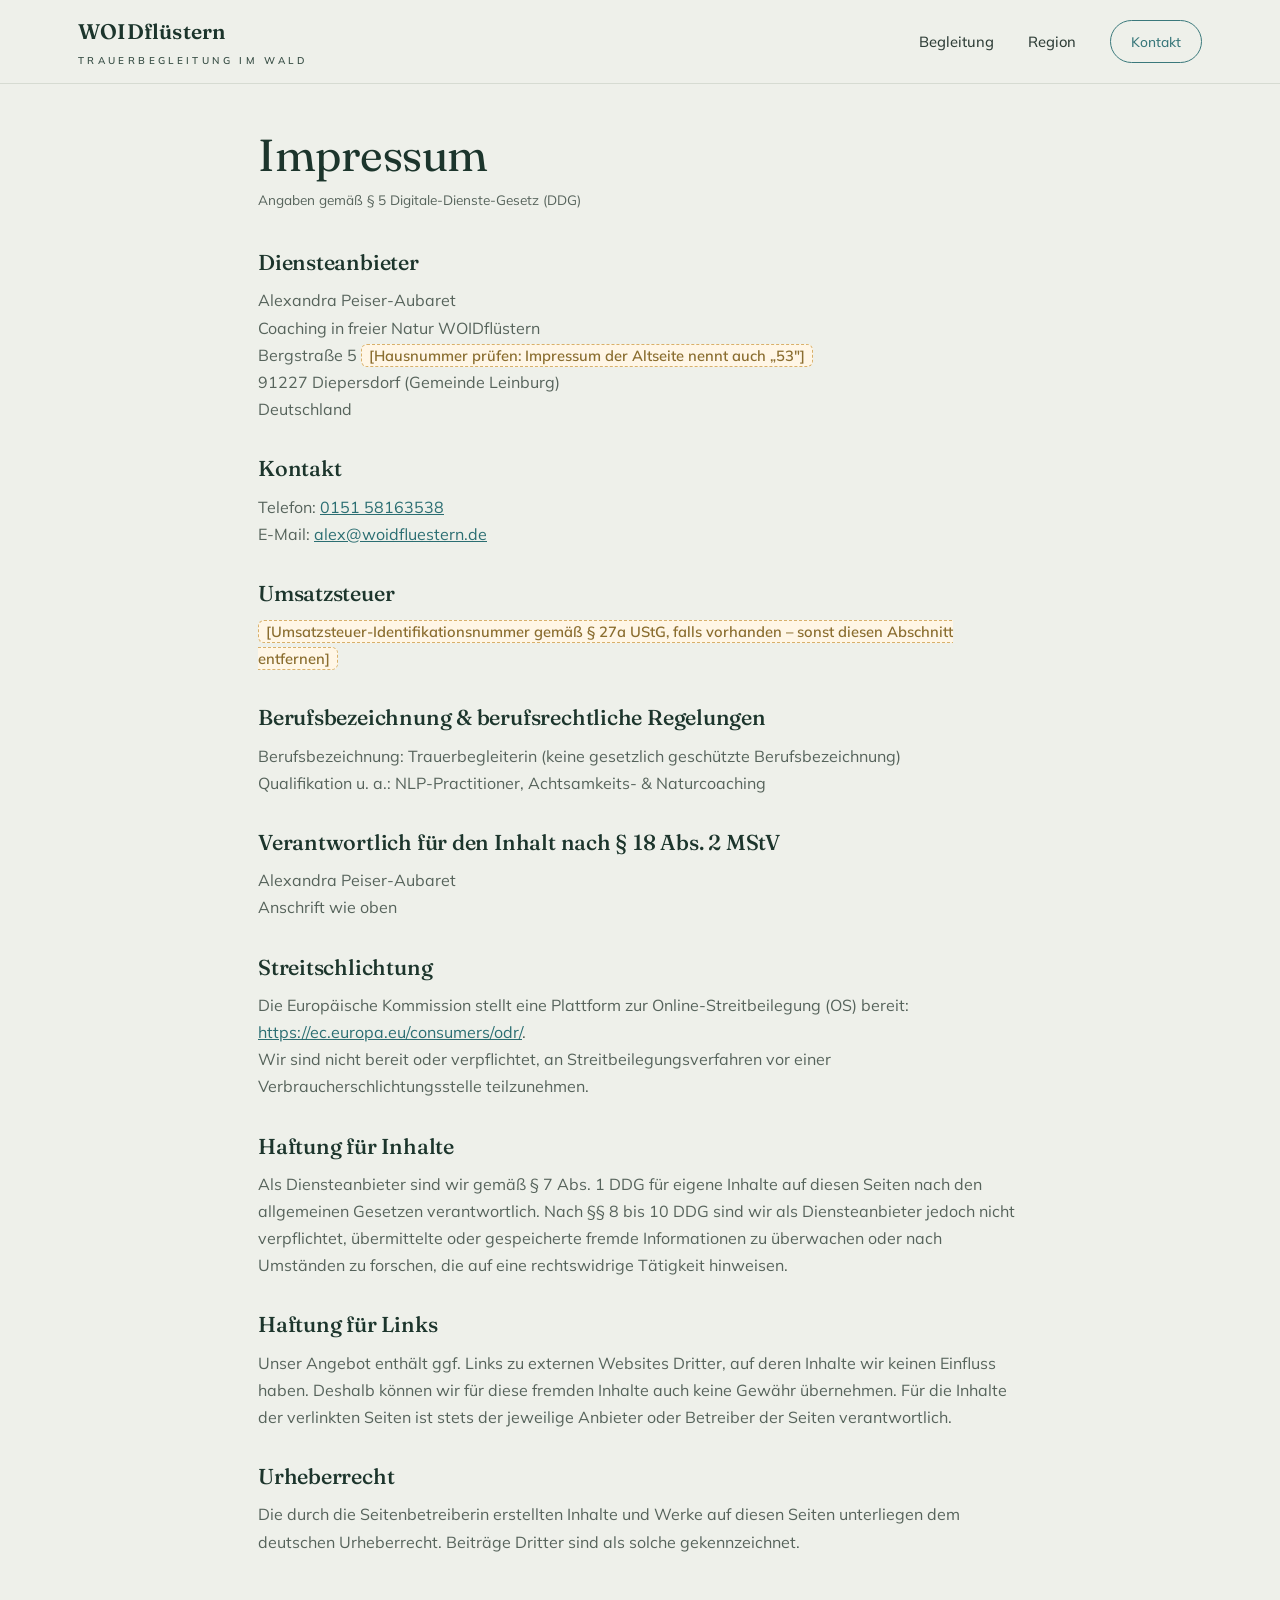
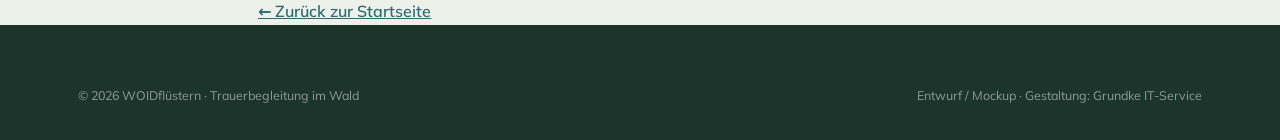
<file: impressum.html>
<!DOCTYPE html>
<html lang="de">
<head>
<meta charset="UTF-8">
<meta name="viewport" content="width=device-width, initial-scale=1">
<title>Impressum · WOIDflüstern</title>
<meta name="description" content="Impressum von WOIDflüstern – Trauerbegleitung im Wald.">
<meta name="robots" content="index, follow">
<meta name="theme-color" content="#1c352c">
<link rel="icon" href="assets/img/favicon.svg" type="image/svg+xml">
<link rel="stylesheet" href="assets/fonts/fonts.css">
<link rel="stylesheet" href="css/style.css">
</head>
<body>

<header class="nav solid" id="nav">
  <div class="wrap nav-in">
    <a href="index.html#top" class="brand"><b>WOID</b>flüstern<span class="sub">Trauerbegleitung im Wald</span></a>
    <nav class="nav-links">
      <a href="index.html#angebot">Begleitung</a>
      <a href="index.html#region">Region</a>
      <a href="index.html#kontakt" class="nav-cta">Kontakt</a>
    </nav>
  </div>
</header>

<main class="legal">
  <div class="wrap">
    <h1>Impressum</h1>
    <p class="updated">Angaben gemäß § 5 Digitale-Dienste-Gesetz (DDG)</p>

    <h2>Diensteanbieter</h2>
    <p>
      Alexandra Peiser-Aubaret<br>
      Coaching in freier Natur WOIDflüstern<br>
      Bergstraße 5 <span class="ph">[Hausnummer prüfen: Impressum der Altseite nennt auch „53"]</span><br>
      91227 Diepersdorf (Gemeinde Leinburg)<br>
      Deutschland
    </p>

    <h2>Kontakt</h2>
    <p>
      Telefon: <a href="tel:+4915158163538">0151 58163538</a><br>
      E-Mail: <a href="mailto:alex@woidfluestern.de">alex@woidfluestern.de</a>
    </p>

    <h2>Umsatzsteuer</h2>
    <p>
      <span class="ph">[Umsatzsteuer-Identifikationsnummer gemäß § 27a UStG, falls vorhanden – sonst diesen Abschnitt entfernen]</span>
    </p>

    <h2>Berufsbezeichnung &amp; berufsrechtliche Regelungen</h2>
    <p>
      Berufsbezeichnung: Trauerbegleiterin (keine gesetzlich geschützte Berufsbezeichnung)<br>
      Qualifikation u. a.: NLP-Practitioner, Achtsamkeits- &amp; Naturcoaching
    </p>

    <h2>Verantwortlich für den Inhalt nach § 18 Abs. 2 MStV</h2>
    <p>
      Alexandra Peiser-Aubaret<br>
      Anschrift wie oben
    </p>

    <h2>Streitschlichtung</h2>
    <p>
      Die Europäische Kommission stellt eine Plattform zur Online-Streitbeilegung (OS) bereit:
      <a href="https://ec.europa.eu/consumers/odr/" target="_blank" rel="noopener">https://ec.europa.eu/consumers/odr/</a>.<br>
      Wir sind nicht bereit oder verpflichtet, an Streitbeilegungsverfahren vor einer Verbraucherschlichtungsstelle teilzunehmen.
    </p>

    <h2>Haftung für Inhalte</h2>
    <p>
      Als Diensteanbieter sind wir gemäß § 7 Abs. 1 DDG für eigene Inhalte auf diesen Seiten nach den allgemeinen
      Gesetzen verantwortlich. Nach §§ 8 bis 10 DDG sind wir als Diensteanbieter jedoch nicht verpflichtet,
      übermittelte oder gespeicherte fremde Informationen zu überwachen oder nach Umständen zu forschen, die auf
      eine rechtswidrige Tätigkeit hinweisen.
    </p>

    <h2>Haftung für Links</h2>
    <p>
      Unser Angebot enthält ggf. Links zu externen Websites Dritter, auf deren Inhalte wir keinen Einfluss haben.
      Deshalb können wir für diese fremden Inhalte auch keine Gewähr übernehmen. Für die Inhalte der verlinkten
      Seiten ist stets der jeweilige Anbieter oder Betreiber der Seiten verantwortlich.
    </p>

    <h2>Urheberrecht</h2>
    <p>
      Die durch die Seitenbetreiberin erstellten Inhalte und Werke auf diesen Seiten unterliegen dem deutschen
      Urheberrecht. Beiträge Dritter sind als solche gekennzeichnet.
    </p>

    <a class="back" href="index.html">← Zurück zur Startseite</a>
  </div>
</main>

<footer>
  <div class="wrap">
    <div class="f-bottom" style="border:0">
      <span>© 2026 WOIDflüstern · Trauerbegleitung im Wald</span>
      <span>Entwurf / Mockup · Gestaltung: Grundke IT-Service</span>
    </div>
  </div>
</footer>

</body>
</html>
</file>
<file: assets/fonts/fonts.css>
/* ============================================================
   WOIDflüstern – fonts.css
   Lokale Einbindung der Schriftarten (DSGVO-konform, kein Google-CDN).
   Fraunces (Display) + Mulish (Fließtext) – beide variabel.
   © 2026 Grundke IT-Service
   ============================================================ */

/* ---------- Fraunces (Display) ---------- */
@font-face {
  font-family: 'Fraunces';
  font-style: normal;
  font-weight: 400 600;            /* variabel: 400–600 */
  font-display: swap;
  src: url('fraunces-latin.woff2') format('woff2');
  unicode-range: U+0000-00FF,U+0131,U+0152-0153,U+02BB-02BC,U+02C6,U+02DA,U+02DC,U+0304,U+0308,U+0329,U+2000-206F,U+2074,U+20AC,U+2122,U+2191,U+2193,U+2212,U+2215,U+FEFF,U+FFFD;
}
@font-face {
  font-family: 'Fraunces';
  font-style: normal;
  font-weight: 400 600;
  font-display: swap;
  src: url('fraunces-latin-ext.woff2') format('woff2');
  unicode-range: U+0100-02BA,U+02BD-02C5,U+02C7-02CC,U+02CE-02D7,U+02DD-02FF,U+0304,U+0308,U+0329,U+1D00-1DBF,U+1E00-1E9F,U+1EF2-1EFF,U+2020,U+20A0-20AB,U+20AD-20C0,U+2113,U+2C60-2C7F,U+A720-A7FF;
}

/* ---------- Mulish (Fließtext) ---------- */
@font-face {
  font-family: 'Mulish';
  font-style: normal;
  font-weight: 300 600;            /* variabel: 300–600 */
  font-display: swap;
  src: url('mulish-latin.woff2') format('woff2');
  unicode-range: U+0000-00FF,U+0131,U+0152-0153,U+02BB-02BC,U+02C6,U+02DA,U+02DC,U+0304,U+0308,U+0329,U+2000-206F,U+2074,U+20AC,U+2122,U+2191,U+2193,U+2212,U+2215,U+FEFF,U+FFFD;
}
@font-face {
  font-family: 'Mulish';
  font-style: normal;
  font-weight: 300 600;
  font-display: swap;
  src: url('mulish-latin-ext.woff2') format('woff2');
  unicode-range: U+0100-02BA,U+02BD-02C5,U+02C7-02CC,U+02CE-02D7,U+02DD-02FF,U+0304,U+0308,U+0329,U+1D00-1DBF,U+1E00-1E9F,U+1EF2-1EFF,U+2020,U+20A0-20AB,U+20AD-20C0,U+2113,U+2C60-2C7F,U+A720-A7FF;
}
</file>
<file: css/style.css>
/* ============================================================
   WOIDflüstern – Trauerbegleitung im Wald
   style.css · CI/Design: Grundke IT-Service · 2026
   ============================================================ */

:root{
    --wald:#1c352c;        /* tiefes Tannengrün */
    --wald-2:#234234;
    --moos:#5a7d63;        /* sekundär */
    --petrol:#2b6e72;      /* Marken-Türkis, modern */
    --petrol-hell:#4f9598;
    --licht:#d8b06a;       /* warmes Lichtgold, sparsam */
    --nebel:#eef0ea;       /* heller Grund, leicht grünstichig */
    --papier:#f6f7f3;
    --text:#20302a;
    --soft:#56635b;
    --linie:#d6dbd2;
    --ff-disp:'Fraunces',Georgia,serif;
    --ff-body:'Mulish',system-ui,sans-serif;
  }
  *{box-sizing:border-box;margin:0;padding:0}
  html{scroll-behavior:smooth}
  body{font-family:var(--ff-body);color:var(--text);background:var(--nebel);
       font-weight:400;line-height:1.7;-webkit-font-smoothing:antialiased;overflow-x:hidden}
  h1,h2,h3{font-family:var(--ff-disp);font-weight:500;line-height:1.12;letter-spacing:-.01em}
  img{display:block;max-width:100%}
  a{color:inherit;text-decoration:none}
  .wrap{max-width:1180px;margin:0 auto;padding:0 28px}
  .eyebrow{font-size:.74rem;letter-spacing:.28em;text-transform:uppercase;color:var(--petrol);
           font-weight:600;display:inline-block}
  .eyebrow.light{color:var(--licht)}

  /* ---------- NAV ---------- */
  header.nav{position:fixed;top:0;left:0;right:0;z-index:50;padding:22px 0;
             transition:background .4s ease,padding .4s ease,box-shadow .4s}
  .nav.solid{background:rgba(238,240,234,.92);backdrop-filter:blur(10px);padding:14px 0;
             box-shadow:0 1px 0 var(--linie)}
  .nav-in{display:flex;align-items:center;justify-content:space-between}
  .brand{font-family:var(--ff-disp);font-size:1.32rem;font-weight:600;color:#fff;letter-spacing:.01em;transition:color .4s}
  .brand b{font-weight:600}
  .brand .sub{display:block;font-family:var(--ff-body);font-size:.62rem;letter-spacing:.34em;
              text-transform:uppercase;font-weight:600;opacity:.85;margin-top:2px}
  .nav.solid .brand{color:var(--wald)}
  .nav-links{display:flex;gap:34px;align-items:center}
  .nav-links a{font-size:.92rem;color:#fff;font-weight:500;opacity:.92;transition:color .4s,opacity .2s}
  .nav.solid .nav-links a{color:var(--text)}
  .nav-links a:hover{opacity:1;color:var(--licht)}
  .nav.solid .nav-links a:hover{color:var(--petrol)}
  .nav-cta{border:1px solid rgba(255,255,255,.6);border-radius:40px;padding:9px 20px !important;
           font-size:.86rem !important}
  .nav.solid .nav-cta{border-color:var(--petrol);color:var(--petrol) !important}
  .burger{display:none;background:none;border:0;color:#fff;cursor:pointer}
  .nav.solid .burger{color:var(--wald)}

  /* ---------- HERO ---------- */
  .hero{position:relative;min-height:100vh;min-height:100svh;display:flex;align-items:flex-end;color:#fff;overflow:hidden}
  .hero-img{position:absolute;inset:0;background-size:cover;background-position:center;transform:scale(1.06);
            animation:slowzoom 18s ease-out forwards}
  @keyframes slowzoom{to{transform:scale(1)}}
  .hero::after{content:"";position:absolute;inset:0;
    background:linear-gradient(180deg,rgba(20,40,32,.5) 0%,rgba(20,40,32,.18) 38%,rgba(18,34,28,.85) 100%)}
  .hero-in{position:relative;z-index:2;padding-bottom:9vh;max-width:760px;
           text-shadow:0 1px 24px rgba(18,34,28,.45)}
  .hero h1{font-size:clamp(2.5rem,6.4vw,5rem);font-weight:400;margin:18px 0 22px;text-wrap:balance}
  .hero p{font-size:clamp(1.05rem,1.7vw,1.32rem);font-weight:300;max-width:50ch;opacity:.95}
  .hero .actions{margin-top:34px;display:flex;gap:16px;flex-wrap:wrap}
  .btn{display:inline-flex;align-items:center;gap:10px;border-radius:44px;padding:15px 30px;
       font-weight:600;font-size:.95rem;transition:transform .2s,background .3s,box-shadow .3s;cursor:pointer;border:0}
  .btn-pri{background:var(--licht);color:var(--wald)}
  .btn-pri:hover{transform:translateY(-2px);box-shadow:0 10px 30px rgba(216,176,106,.35)}
  .btn-ghost{background:rgba(255,255,255,.08);color:#fff;border:1px solid rgba(255,255,255,.45)}
  .btn-ghost:hover{background:rgba(255,255,255,.16)}
  .scrollcue{position:absolute;left:50%;bottom:26px;transform:translateX(-50%);z-index:2;
             color:#fff;opacity:.7;font-size:.7rem;letter-spacing:.2em;text-transform:uppercase;text-align:center}
  .scrollcue span{display:block;width:1px;height:38px;background:rgba(255,255,255,.6);margin:10px auto 0;
                  animation:cue 2.2s ease-in-out infinite}
  @keyframes cue{0%,100%{opacity:.3;transform:scaleY(.5)}50%{opacity:1;transform:scaleY(1)}}

  /* ---------- SECTION BASIS ---------- */
  section{padding:clamp(70px,11vh,140px) 0}
  .reveal{opacity:0;transform:translateY(26px);transition:opacity 1s ease,transform 1s ease}
  .reveal.in{opacity:1;transform:none}

  /* INTRO */
  .intro{text-align:center}
  .intro .lead{font-family:var(--ff-disp);font-size:clamp(1.5rem,3.1vw,2.35rem);font-weight:400;
               line-height:1.32;max-width:20ch;margin:18px auto 0;color:var(--wald);text-wrap:balance}
  .intro .lead em{font-style:italic;color:var(--petrol)}
  .intro .note{max-width:56ch;margin:26px auto 0;color:var(--soft)}

  /* ANGEBOT */
  .angebot{background:var(--papier)}
  .sec-head{max-width:620px;margin-bottom:50px}
  .sec-head h2{font-size:clamp(1.9rem,3.8vw,2.9rem);font-weight:400;margin-top:14px}
  .cards{display:grid;grid-template-columns:repeat(3,1fr);gap:26px}
  .card{background:var(--nebel);border:1px solid var(--linie);border-radius:18px;padding:34px 30px;
        transition:transform .3s,box-shadow .3s,border-color .3s}
  .card:hover{transform:translateY(-5px);box-shadow:0 16px 40px rgba(28,53,44,.10);border-color:var(--moos)}
  .card .leaf{width:38px;height:38px;color:var(--petrol);margin-bottom:18px}
  .card h3{font-size:1.32rem;margin-bottom:10px;color:var(--wald)}
  .card p{font-size:.98rem;color:var(--soft)}

  /* SIGNATURE – PUSTEBLUME */
  .signature{position:relative;color:#fff;text-align:center;background:var(--wald);overflow:hidden}
  .sig-img{position:absolute;inset:0;background-size:cover;background-position:center;opacity:.34}
  .signature::after{content:"";position:absolute;inset:0;
     background:radial-gradient(ellipse at center,rgba(28,53,44,.25) 0%,rgba(20,38,30,.9) 78%)}
  .sig-in{position:relative;z-index:2;max-width:760px;margin:0 auto;padding:30px 0}
  .sig-in blockquote{font-family:var(--ff-disp);font-weight:400;font-style:italic;
     font-size:clamp(1.7rem,4vw,3rem);line-height:1.3;text-wrap:balance}
  .sig-in cite{display:block;margin-top:26px;font-family:var(--ff-body);font-style:normal;
     font-size:.78rem;letter-spacing:.26em;text-transform:uppercase;color:var(--licht);font-weight:600}

  /* ÜBER MICH */
  .ueber-grid{display:grid;grid-template-columns:.85fr 1.15fr;gap:60px;align-items:center}
  .ueber-img{position:relative}
  .ueber-img img{border-radius:20px;width:100%;object-fit:cover;box-shadow:0 24px 60px rgba(28,53,44,.18)}
  .ueber-img .tag{position:absolute;bottom:-18px;left:-18px;background:var(--petrol);color:#fff;
     padding:14px 22px;border-radius:14px;font-size:.82rem;font-weight:600;box-shadow:0 12px 30px rgba(43,110,114,.4)}
  .ueber-txt h2{font-size:clamp(1.9rem,3.8vw,2.9rem);font-weight:400;margin:14px 0 20px}
  .ueber-txt p{margin-bottom:16px;color:var(--soft)}
  .ueber-txt p strong{color:var(--wald);font-weight:600}
  .quali{display:flex;flex-wrap:wrap;gap:10px;margin-top:24px}
  .quali span{background:var(--papier);border:1px solid var(--linie);border-radius:30px;
     padding:8px 16px;font-size:.82rem;color:var(--wald);font-weight:500}

  /* USP – WARUM ALEX */
  .usp{background:#e7efed}
  .usp-grid{display:grid;grid-template-columns:1.05fr .95fr;gap:56px;align-items:center}
  .usp h2{font-size:clamp(1.9rem,3.9vw,3rem);font-weight:400;margin:14px 0 20px;color:var(--wald)}
  .usp h2 em{font-style:italic;color:var(--petrol)}
  .usp p{color:var(--soft);margin-bottom:16px}
  .usp p strong{color:var(--wald);font-weight:600}
  .usp-points{list-style:none;margin:22px 0 28px}
  .usp-points li{display:flex;gap:13px;align-items:flex-start;margin-bottom:14px;color:var(--text)}
  .usp-points .dot{flex:0 0 auto;width:26px;height:26px;border-radius:50%;background:var(--petrol);
     color:#fff;display:flex;align-items:center;justify-content:center;margin-top:2px}
  .usp-points b{color:var(--wald);font-weight:600}
  .usp-points span.t{color:var(--soft);font-weight:400}

  /* STIMM-PLAYER */
  .voice{background:var(--wald);color:#fff;border-radius:22px;padding:34px 32px;
     box-shadow:0 24px 60px rgba(28,53,44,.22)}
  .voice .vlabel{font-size:.72rem;letter-spacing:.26em;text-transform:uppercase;color:var(--licht);font-weight:600}
  .voice h3{font-family:var(--ff-disp);font-weight:400;font-size:1.6rem;margin:10px 0 22px;line-height:1.25}
  .vplayer{display:flex;align-items:center;gap:18px}
  .vbtn{flex:0 0 auto;width:62px;height:62px;border-radius:50%;border:0;cursor:pointer;background:var(--licht);
     color:var(--wald);display:flex;align-items:center;justify-content:center;transition:transform .2s,background .3s}
  .vbtn:hover{transform:scale(1.06)}
  .wave{display:flex;align-items:center;gap:3px;height:42px;flex:1}
  .wave span{flex:1;background:var(--petrol-hell);border-radius:3px;height:30%;opacity:.55;
     transition:opacity .3s}
  .voice.playing .wave span{animation:wv 1s ease-in-out infinite;opacity:.9}
  @keyframes wv{0%,100%{height:25%}50%{height:95%}}
  .wave span:nth-child(3n){animation-delay:.15s}
  .wave span:nth-child(3n+1){animation-delay:.35s}
  .wave span:nth-child(4n){animation-delay:.5s}
  .vmeta{display:flex;justify-content:space-between;margin-top:18px;font-size:.82rem;color:rgba(255,255,255,.6)}
  .vhint{margin-top:14px;font-size:.8rem;color:rgba(255,255,255,.55);line-height:1.5}

  /* ABLAUF */
  .ablauf{background:var(--wald);color:#fff}
  .ablauf .sec-head h2{color:#fff}
  .steps{display:grid;grid-template-columns:repeat(3,1fr);gap:30px;margin-top:10px}
  .step{position:relative;padding-top:30px}
  .step .num{font-family:var(--ff-disp);font-size:3.4rem;font-weight:400;color:var(--licht);
     line-height:1;opacity:.9}
  .step h3{font-size:1.28rem;margin:14px 0 10px;font-weight:500}
  .step p{font-size:.96rem;color:rgba(255,255,255,.72)}
  .step::before{content:"";position:absolute;top:38px;left:64px;right:-15px;height:1px;
     background:linear-gradient(90deg,var(--moos),transparent)}
  .step:last-child::before{display:none}

  /* IMPRESSIONEN */
  .impress .sec-head{text-align:center;margin:0 auto 46px}
  .gal{display:grid;grid-template-columns:1.4fr 1fr;grid-auto-rows:230px;gap:18px}
  .gal figure{overflow:hidden;border-radius:16px}
  .gal img{width:100%;height:100%;object-fit:cover;transition:transform .8s ease}
  .gal figure:hover img{transform:scale(1.06)}
  .gal .tall{grid-row:span 2}

  /* KONTAKT */
  .kontakt{background:var(--papier)}
  .k-grid{display:grid;grid-template-columns:1fr 1fr;gap:54px;align-items:start}
  .k-left h2{font-size:clamp(1.9rem,3.8vw,2.9rem);font-weight:400;margin:14px 0 18px}
  .k-left p{color:var(--soft);margin-bottom:26px;max-width:42ch}
  .k-line{display:flex;align-items:center;gap:14px;margin-bottom:16px;font-size:1.02rem}
  .k-line .ic{width:42px;height:42px;border-radius:50%;background:var(--nebel);border:1px solid var(--linie);
     display:flex;align-items:center;justify-content:center;color:var(--petrol);flex:0 0 auto}
  .k-line a:hover{color:var(--petrol)}
  .form{background:var(--nebel);border:1px solid var(--linie);border-radius:20px;padding:34px}
  .form label{display:block;font-size:.82rem;font-weight:600;color:var(--wald);margin:0 0 6px}
  .form input,.form textarea{width:100%;border:1px solid var(--linie);border-radius:12px;
     padding:13px 15px;font-family:inherit;font-size:.96rem;margin-bottom:18px;background:var(--papier);
     color:var(--text);transition:border-color .2s}
  .form input:focus,.form textarea:focus{outline:none;border-color:var(--petrol)}
  .form .hint{font-size:.76rem;color:var(--soft);margin-top:-8px;margin-bottom:14px}
  .form .btn-pri{width:100%;justify-content:center}

  /* FOOTER */
  footer{background:var(--wald);color:rgba(255,255,255,.8);padding:60px 0 34px}
  .f-top{display:flex;justify-content:space-between;gap:30px;flex-wrap:wrap;
     border-bottom:1px solid rgba(255,255,255,.14);padding-bottom:30px;margin-bottom:24px}
  .f-brand{font-family:var(--ff-disp);font-size:1.4rem;color:#fff}
  .f-links{display:flex;gap:26px;flex-wrap:wrap;font-size:.9rem}
  .f-links a:hover{color:var(--licht)}
  .f-care{background:rgba(255,255,255,.06);border-radius:12px;padding:16px 20px;font-size:.84rem;
     line-height:1.6;margin-bottom:24px}
  .f-care b{color:var(--licht)}
  .f-bottom{display:flex;justify-content:space-between;gap:16px;flex-wrap:wrap;
     font-size:.78rem;color:rgba(255,255,255,.5)}

  /* RESPONSIVE */
  @media(max-width:860px){
    .wrap{padding:0 22px}
    section{padding:clamp(56px,9vh,90px) 0}
    .nav-links{position:fixed;inset:0 0 0 auto;width:78%;max-width:330px;background:var(--wald);
       flex-direction:column;justify-content:center;gap:8px;transform:translateX(100%);
       transition:transform .4s ease;padding:40px;box-shadow:-20px 0 60px rgba(0,0,0,.3)}
    .nav-links.open{transform:none}
    .nav-links a,.nav.solid .nav-links a{color:#fff;font-size:1.15rem;padding:14px 4px;width:100%}
    .nav-cta,.nav.solid .nav-cta{border:1px solid rgba(255,255,255,.5);text-align:center;margin-top:10px}
    .burger{display:block;padding:6px}
    .hero-in{padding-bottom:12vh}
    .hero h1{margin:16px 0 18px}
    .hero .actions{flex-direction:column;align-items:stretch;gap:12px;margin-top:30px}
    .hero .btn{justify-content:center;padding:16px 26px}
    .cards,.steps{grid-template-columns:1fr}
    .card{padding:28px 24px}
    .ueber-grid{grid-template-columns:1fr;gap:46px}
    .ueber-img .tag{left:0}
    .usp-grid{grid-template-columns:1fr;gap:34px}
    .voice{padding:28px 24px}
    .ablauf .steps{gap:14px}
    .step{padding-top:14px}
    .k-grid{grid-template-columns:1fr;gap:30px}
    .gal{grid-template-columns:1fr;grid-auto-rows:240px}
    .gal .tall{grid-row:span 1;grid-auto-rows:300px}
    .step::before{display:none}
    .f-top{flex-direction:column;gap:18px}
  }
  @media(max-width:380px){
    .hero h1{font-size:2.2rem}
  }
  @media(prefers-reduced-motion:reduce){
    .hero-img{animation:none;transform:none}
    .reveal{transition:none;opacity:1;transform:none}
    .scrollcue span{animation:none}
    html{scroll-behavior:auto}
  }

  /* ============================================================
     ERWEITERUNGEN · Grundke IT-Service 2026
     (Skip-Link, Before/After, Transparenz, Region, FAQ,
      Sticky-CTA, Nach-oben, CTA-Band, Rechtsseiten)
     ============================================================ */

  /* Skip-Link – Barrierefreiheit */
  .skip-link{position:absolute;left:-9999px;top:0;z-index:999;background:var(--petrol);
     color:#fff;padding:12px 20px;border-radius:0 0 10px 0;font-weight:600;font-size:.9rem}
  .skip-link:focus{left:0}

  /* BEFORE / AFTER (B.A.B.) */
  .wandel{background:var(--nebel)}
  .wandel .sec-head{text-align:center;margin:0 auto 46px}
  .ba-grid{display:grid;grid-template-columns:1fr auto 1fr;gap:30px;align-items:stretch}
  .ba-col{background:var(--papier);border:1px solid var(--linie);border-radius:18px;padding:32px 30px}
  .ba-col.after{background:var(--wald);color:#fff;border-color:var(--wald)}
  .ba-col h3{font-family:var(--ff-disp);font-weight:400;font-size:1.35rem;margin-bottom:20px;color:var(--wald)}
  .ba-col.after h3{color:var(--licht)}
  .ba-col ul{list-style:none}
  .ba-col li{position:relative;padding-left:26px;margin-bottom:14px;font-size:.98rem;color:var(--soft)}
  .ba-col.after li{color:rgba(255,255,255,.85)}
  .ba-col li::before{content:"";position:absolute;left:0;top:8px;width:8px;height:8px;border-radius:50%;background:var(--soft);opacity:.5}
  .ba-col.after li::before{background:var(--licht);opacity:1}
  .ba-arrow{display:flex;align-items:center;justify-content:center;color:var(--petrol)}
  .ba-arrow svg{width:42px;height:42px}
  .ba-bridge{text-align:center;max-width:60ch;margin:36px auto 0;color:var(--soft);font-size:1.02rem}
  .ba-bridge b{color:var(--wald)}

  /* TRANSPARENZ */
  .trust{background:var(--papier)}
  .trust-grid{display:grid;grid-template-columns:1fr 1fr;gap:26px;margin-bottom:34px}
  .trust-col{background:var(--nebel);border:1px solid var(--linie);border-radius:18px;padding:30px 28px}
  .trust-col h3{font-size:1.25rem;color:var(--wald);margin-bottom:16px}
  .trust-col ul{list-style:none}
  .trust-col li{position:relative;padding-left:26px;margin-bottom:12px;color:var(--soft);font-size:.98rem}
  .trust-col li::before{content:"";position:absolute;left:0;top:9px;width:9px;height:9px;border-radius:50%;background:var(--petrol)}
  .trust-col:last-child li::before{background:var(--licht)}
  .trust-science{max-width:64ch;color:var(--soft);font-size:.96rem;border-left:3px solid var(--petrol);padding-left:20px}
  .trust-science em{color:var(--petrol);font-style:italic}

  /* REGION */
  .region{background:var(--wald);color:#fff}
  .region .sec-head h2{color:#fff}
  .region-grid{display:grid;grid-template-columns:1.1fr .9fr;gap:50px;align-items:center}
  .region-txt p{color:rgba(255,255,255,.78);margin-bottom:16px}
  .region-txt p strong{color:#fff;font-weight:600}
  .region-places{display:flex;flex-wrap:wrap;gap:10px;margin-top:22px}
  .region-places span{background:rgba(255,255,255,.08);border:1px solid rgba(255,255,255,.2);border-radius:30px;padding:8px 16px;font-size:.85rem;color:#fff}
  .region-card{background:rgba(255,255,255,.06);border:1px solid rgba(255,255,255,.16);border-radius:20px;padding:32px 30px;text-align:center}
  .region-card .big{font-family:var(--ff-disp);font-size:3.4rem;color:var(--licht);line-height:1;display:block}
  .region-card .lbl{font-size:.78rem;letter-spacing:.24em;text-transform:uppercase;color:rgba(255,255,255,.6);font-weight:600;margin-top:8px;display:block}
  .region-card p{color:rgba(255,255,255,.72);font-size:.92rem;margin-top:18px}

  /* FAQ */
  .faq{background:var(--nebel)}
  .faq-list{max-width:760px;margin:0 auto}
  .faq-item{background:var(--papier);border:1px solid var(--linie);border-radius:14px;margin-bottom:14px;padding:0 24px;transition:border-color .3s}
  .faq-item[open]{border-color:var(--moos)}
  .faq-item summary{cursor:pointer;list-style:none;padding:20px 0;font-family:var(--ff-disp);font-size:1.12rem;color:var(--wald);display:flex;justify-content:space-between;align-items:center;gap:16px}
  .faq-item summary::-webkit-details-marker{display:none}
  .faq-item summary::after{content:"+";font-size:1.5rem;color:var(--petrol);flex:0 0 auto;transition:transform .3s;line-height:1}
  .faq-item[open] summary::after{transform:rotate(45deg)}
  .faq-item p{padding:0 0 22px;color:var(--soft);font-size:.98rem;line-height:1.7}

  /* CTA-BAND */
  .cta-band{background:var(--petrol);color:#fff;text-align:center}
  .cta-band h2{font-family:var(--ff-disp);font-weight:400;font-size:clamp(1.6rem,3.5vw,2.5rem);margin-bottom:14px;color:#fff;text-wrap:balance}
  .cta-band p{color:rgba(255,255,255,.85);max-width:52ch;margin:0 auto 28px}
  .cta-band .btn-pri{background:var(--licht);color:var(--wald)}
  .cta-band .actions{display:flex;gap:14px;justify-content:center;flex-wrap:wrap}
  .cta-band .btn-ghost{background:rgba(255,255,255,.1);color:#fff;border:1px solid rgba(255,255,255,.5)}

  /* STICKY CTA + NACH-OBEN */
  .sticky-cta{position:fixed;right:22px;bottom:22px;z-index:60;display:flex;align-items:center;gap:10px;background:var(--petrol);color:#fff;padding:14px 22px 14px 18px;border-radius:44px;font-weight:600;font-size:.95rem;box-shadow:0 12px 34px rgba(43,110,114,.4);opacity:0;transform:translateY(20px);transition:opacity .4s,transform .4s,background .3s;pointer-events:none}
  .sticky-cta.show{opacity:1;transform:none;pointer-events:auto}
  .sticky-cta:hover{background:#235b5e}
  .sticky-cta svg{width:20px;height:20px;flex:0 0 auto}
  .sticky-cta .lbl-sub{display:block;font-size:.68rem;font-weight:500;opacity:.85;letter-spacing:.02em}
  .to-top{position:fixed;right:22px;bottom:84px;z-index:60;width:46px;height:46px;border-radius:50%;background:rgba(28,53,44,.9);color:#fff;border:0;cursor:pointer;display:flex;align-items:center;justify-content:center;box-shadow:0 8px 24px rgba(28,53,44,.35);opacity:0;transform:translateY(20px);transition:opacity .4s,transform .4s,background .3s;pointer-events:none}
  .to-top.show{opacity:1;transform:none;pointer-events:auto}
  .to-top:hover{background:var(--petrol)}

  /* RECHTSTEXT-SEITEN */
  .legal{padding-top:130px;min-height:70vh}
  .legal .wrap{max-width:820px}
  .legal h1{font-size:clamp(1.9rem,4vw,2.8rem);font-weight:400;color:var(--wald);margin-bottom:8px}
  .legal .updated{color:var(--soft);font-size:.85rem;margin-bottom:40px}
  .legal h2{font-size:1.35rem;color:var(--wald);font-weight:500;margin:34px 0 12px}
  .legal h3{font-size:1.05rem;color:var(--wald);font-weight:600;margin:22px 0 8px}
  .legal p,.legal li{color:var(--soft);margin-bottom:12px}
  .legal ul{margin:0 0 12px 22px}
  .legal a{color:var(--petrol);text-decoration:underline}
  .legal .back{display:inline-block;margin-top:30px;color:var(--petrol);font-weight:600}
  .legal .ph{background:#fff6e6;border:1px dashed var(--licht);border-radius:6px;padding:1px 7px;color:#8a6d2f;font-weight:600;font-size:.92em}

  /* RESPONSIVE-ERGÄNZUNGEN für neue Sektionen */
  @media(max-width:860px){
    .ba-grid{grid-template-columns:1fr;gap:18px}
    .ba-arrow{transform:rotate(90deg);padding:4px 0}
    .trust-grid{grid-template-columns:1fr}
    .region-grid{grid-template-columns:1fr;gap:28px}
    .sticky-cta{right:14px;bottom:14px;padding:13px 18px}
    .to-top{right:16px;bottom:74px;width:42px;height:42px}
  }
  @media(prefers-reduced-motion:reduce){
    .sticky-cta,.to-top{transition:none}
  }
</file>
